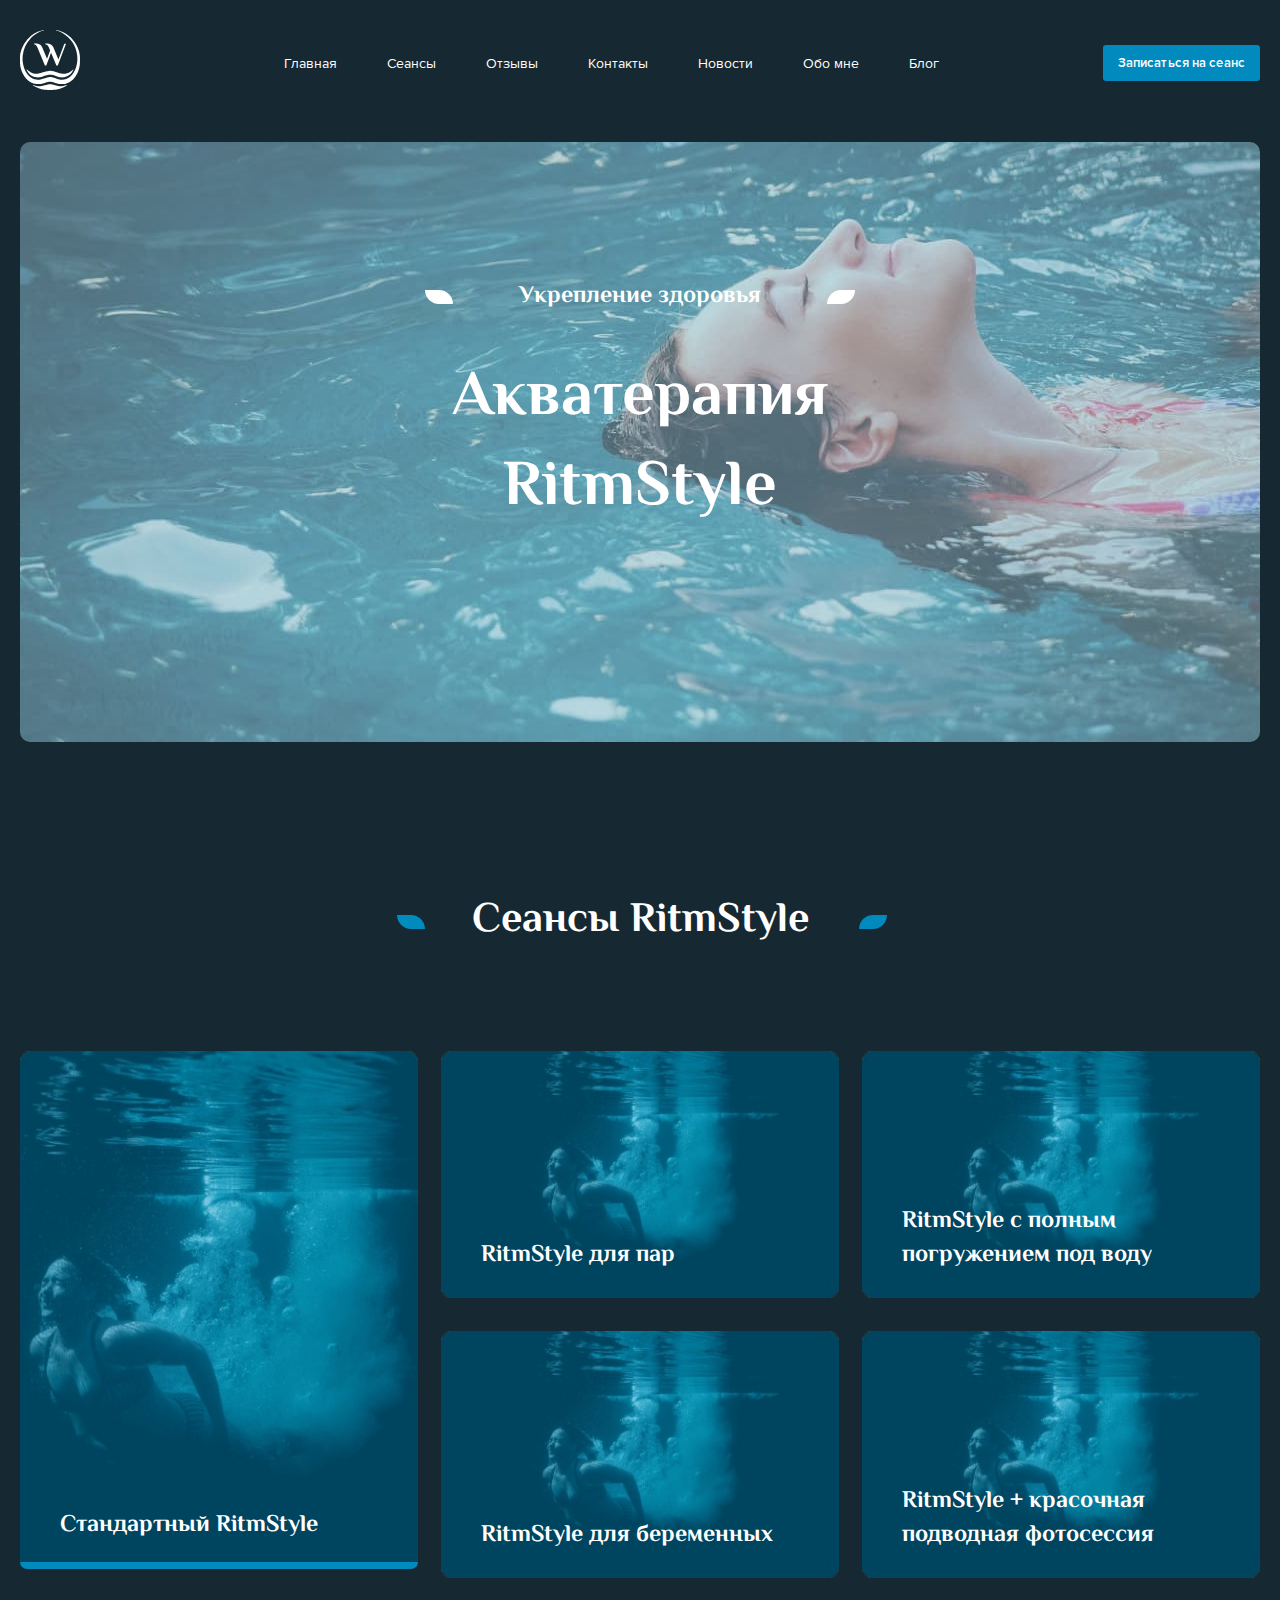
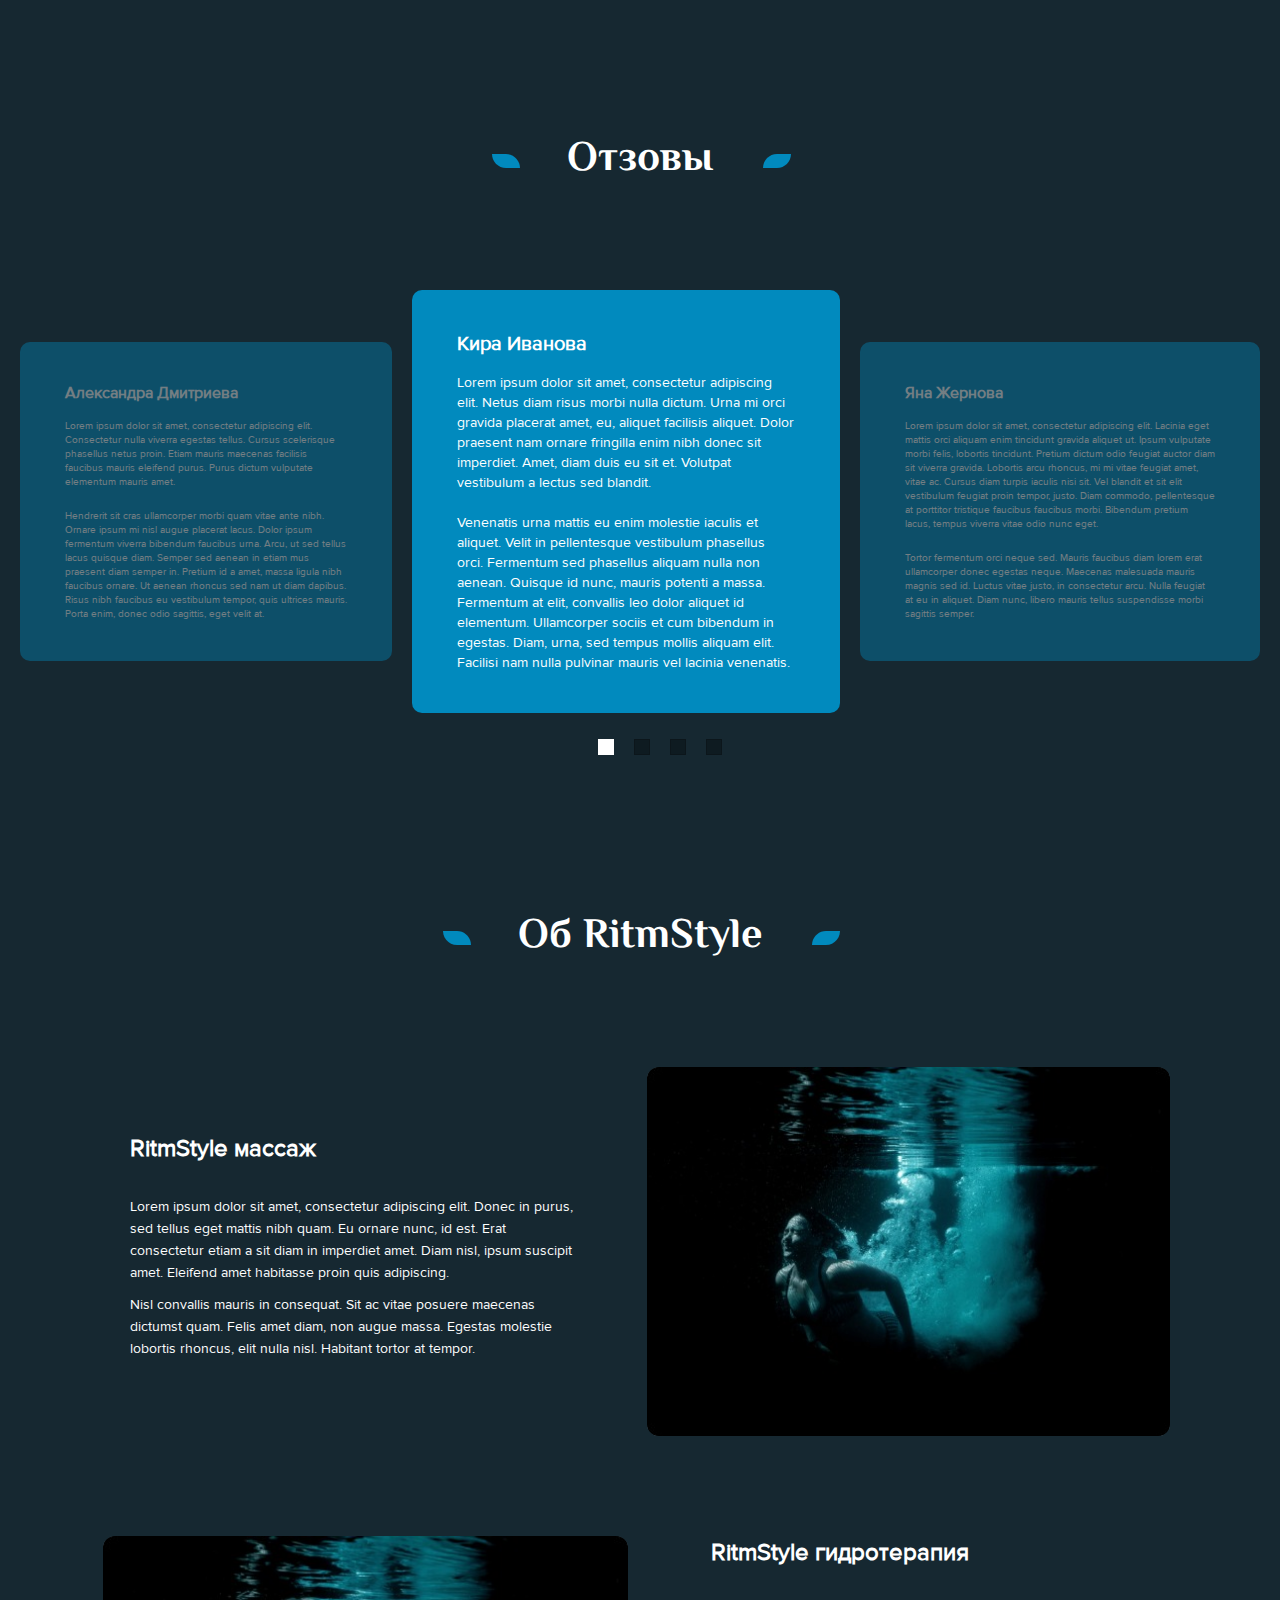
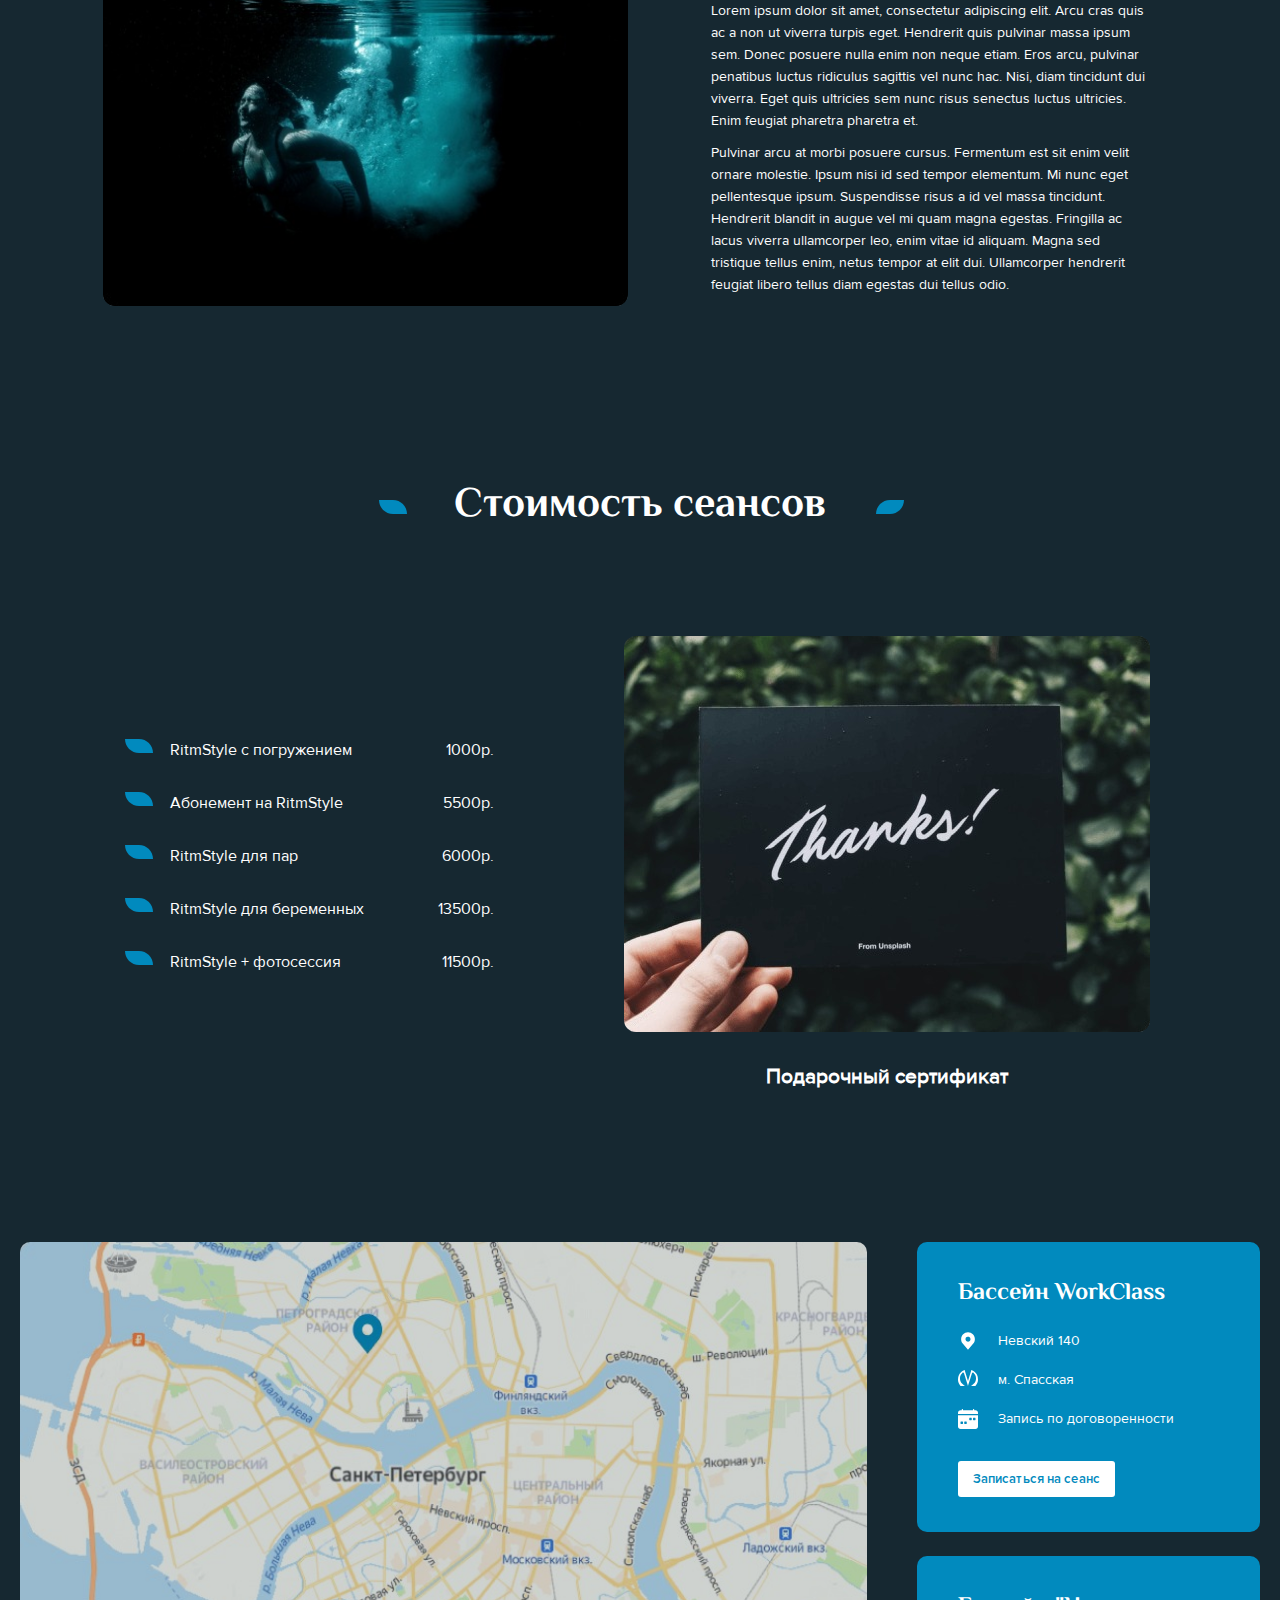
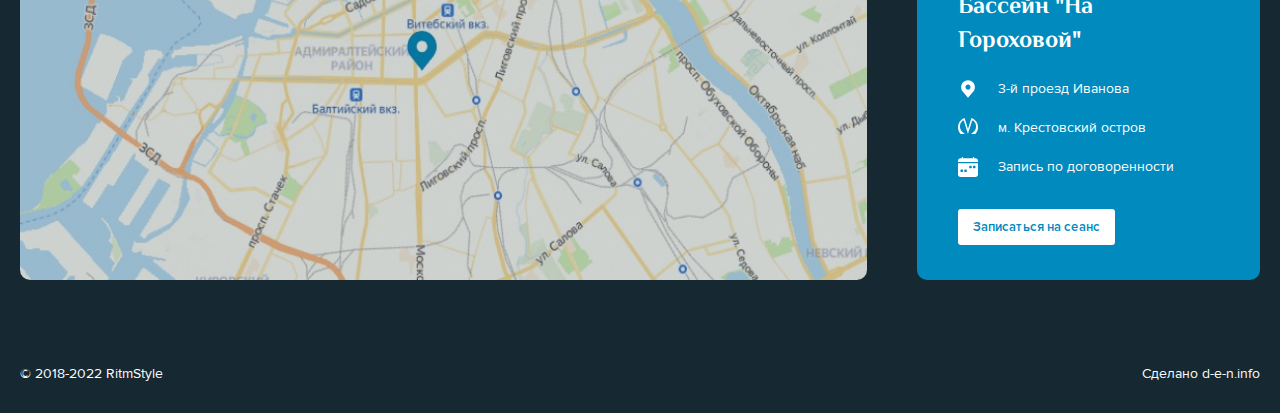
<file: index.html>
<!DOCTYPE html>
<html lang="en">

<head>
    <meta charset="UTF-8">
    <meta http-equiv="X-UA-Compatible" content="IE=edge">
    <meta name="viewport" content="width=device-width, initial-scale=1.0">
    <title>RitmStyle</title>
    <link href="https://fonts.googleapis.com/css2?family=El+Messiri:wght@700&display=swap" rel="stylesheet">
    <link rel="stylesheet" href="./css/normalize.css">
    <link rel="stylesheet" href="./css/stile.css">

</head>

<body>
    <header>
        <div class="container">
            <div class="header__wrap">
                <div class="logo-wrap">
                    <a class="logo">
                        <img src="./img/logo.svg" alt="Логотип салона RitmStyle" width="60" height="60">
                    </a>
                </div>
                <nav class="nav">
                    <ul class="header__list">
                        <li class="header__item">
                            <a class="header__link">
                                Главная
                            </a>
                        </li>
                        <li class="header__item">
                            <a class="header__link header__link--page" href="#sessions">
                                Сеансы
                            </a>
                        </li>
                        <li class="header__item">
                            <a class="header__link header__link--page" href="#reviews">
                                Отзывы
                            </a>
                        </li>
                        <li class="header__item">
                            <a class="header__link header__link--page" href="#contacts">
                                Контакты
                            </a>
                        </li>
                        <li class="header__item">
                            <a class="header__link" href="./news.html">
                                Новости
                            </a>
                        </li>
                        <li class="header__item">
                            <a class="header__link" href="#">
                                Обо мне
                            </a>
                        </li>
                        <li class="header__item">
                            <a class="header__link" href="./blogs.html">
                                Блог
                            </a>
                        </li>
                    </ul>
                </nav>
                <button class="header__button button" type="button">
                    Записаться на сеанс
                </button>
            </div>
        </div>
    </header>

    <main>
        <div class="container">
            <section class="slogan">
                <h2 class="slogan__text title">
                    Укрепление здоровья
                </h2>
                <h1 class="slogan__title">
                    Акватерапия RitmStyle
                </h1>
            </section>
            <section class="sessions" id="sessions">
                <h2 class="sessions__title title">Сеансы RitmStyle</h2>
                <ul class="sessions__list">
                    <li class="sessions__item sessions__item--big">
                        <a class="sessions__link" href="./sessions.html">
                            <p class="sessions__text">
                                Стандартный RitmStyle
                            </p>
                            <picture>
                                <source type="image/webp" srcset="img/feature-1.webp, img/feature-1@2x.webp 2x">
                                <img src="./img/feature-1.png" srcset="./img/feature-1@2x.png 2x" alt="Фото сеансов"
                                    width="416" height="540">
                            </picture>
                        </a>
                    </li>
                    <li class="sessions__item">
                        <a class="sessions__link" href="./sessions.html">
                            <p class="sessions__text">
                                RitmStyle для пар
                            </p>
                            <picture>
                                <source type="image/webp" srcset="img/feature-2.webp, img/feature-2@2x.webp 2x">
                                <img src="./img/feature-2.png" srcset="./img/feature-2@2x.png 2x" alt="Фото сеансов"
                                    width="416" height="258">
                            </picture>
                        </a>
                    </li>
                    <li class="sessions__item">
                        <a class="sessions__link" href="./sessions.html">
                            <p class="sessions__text">
                                RitmStyle с полным погружением под воду
                            </p>
                            <picture>
                                <source type="image/webp" srcset="img/feature-2.webp, img/feature-2@2x.webp 2x">
                                <img src="./img/feature-2.png" srcset="./img/feature-2@2x.png 2x" alt="Фото сеансов"
                                    width="416" height="258">
                            </picture>
                        </a>
                    </li>
                    <li class="sessions__item">
                        <a class="sessions__link" href="./sessions.html">
                            <p class="sessions__text">
                                RitmStyle для беременных
                            </p>
                            <picture>
                                <source type="image/webp" srcset="img/feature-2.webp, img/feature-2@2x.webp 2x">
                                <img src="./img/feature-2.png" srcset="./img/feature-2@2x.png 2x" alt="Фото сеансов"
                                    width="416" height="258">
                            </picture>
                        </a>
                    </li>
                    <li class="sessions__item">
                        <a class="sessions__link" href="./sessions.html">
                            <p class="sessions__text">
                                RitmStyle + красочная подводная фотосессия
                            </p>
                            <picture>
                                <source type="image/webp" srcset="img/feature-2.webp, img/feature-2@2x.webp 2x">
                                <img src="./img/feature-2.png" srcset="./img/feature-2@2x.png 2x" alt="Фото сеансов"
                                    width="416" height="258">
                            </picture>
                        </a>
                    </li>
                </ul>
            </section>
        </div>
        <section class="reviews" id="reviews">
            <h2 class="reviews__title title">Отзовы</h2>
            <div class="reviews__slider-wrap">
                <div class="reviews__slider">
                    <div class="reviews-slide">
                        <h3 class="reviews__subtitle">
                            Александра Дмитриева
                        </h3>
                        <p class="reviews__text">
                            Lorem ipsum dolor sit amet, consectetur adipiscing elit. Consectetur nulla viverra
                            egestas tellus. Cursus scelerisque phasellus netus proin. Etiam mauris maecenas
                            facilisis faucibus mauris eleifend purus. Purus dictum vulputate elementum mauris amet.
                        </p>
                        <p class="reviews__text">
                            Hendrerit sit cras ullamcorper morbi quam vitae ante nibh. Ornare ipsum mi nisl augue
                            placerat lacus. Dolor ipsum fermentum viverra bibendum faucibus urna. Arcu, ut sed
                            tellus lacus quisque diam. Semper sed aenean in etiam mus praesent diam semper in.
                            Pretium id a amet, massa ligula nibh faucibus ornare. Ut aenean rhoncus sed nam ut diam
                            dapibus. Risus nibh faucibus eu vestibulum tempor, quis ultrices mauris. Porta enim,
                            donec odio sagittis, eget velit at.
                        </p>
                    </div>
                    <div class="reviews-slide reviews-slide--active">
                        <h3 class="reviews__subtitle">
                            Кира Иванова
                        </h3>
                        <p class="reviews__text">
                            Lorem ipsum dolor sit amet, consectetur adipiscing elit. Netus diam risus morbi nulla
                            dictum. Urna mi orci gravida placerat amet, eu, aliquet facilisis aliquet. Dolor
                            praesent nam ornare fringilla enim nibh donec sit imperdiet. Amet, diam duis eu sit et.
                            Volutpat vestibulum a lectus sed blandit.
                        </p>
                        <p class="reviews__text">
                            Venenatis urna mattis eu enim molestie iaculis et aliquet. Velit in pellentesque
                            vestibulum phasellus orci. Fermentum sed phasellus aliquam nulla non aenean. Quisque id
                            nunc, mauris potenti a massa. Fermentum at elit, convallis leo dolor aliquet id
                            elementum. Ullamcorper sociis et cum bibendum in egestas. Diam, urna, sed tempus mollis
                            aliquam elit. Facilisi nam nulla pulvinar mauris vel lacinia venenatis.
                        </p>
                    </div>
                    <div class="reviews-slide">
                        <h3 class="reviews__subtitle">
                            Яна Жернова
                        </h3>
                        <p class="reviews__text">
                            Lorem ipsum dolor sit amet, consectetur adipiscing elit. Lacinia eget mattis orci
                            aliquam enim tincidunt gravida aliquet ut. Ipsum vulputate morbi felis, lobortis
                            tincidunt. Pretium dictum odio feugiat auctor diam sit viverra gravida. Lobortis arcu
                            rhoncus, mi mi vitae feugiat amet, vitae ac. Cursus diam turpis iaculis nisi sit. Vel
                            blandit et sit elit vestibulum feugiat proin tempor, justo. Diam commodo, pellentesque
                            at porttitor tristique faucibus faucibus morbi. Bibendum pretium lacus, tempus viverra
                            vitae odio nunc eget.
                        </p>
                        <p class="reviews__text">
                            Tortor fermentum orci neque sed. Mauris faucibus diam lorem erat ullamcorper donec
                            egestas neque. Maecenas malesuada mauris magnis sed id. Luctus vitae justo, in
                            consectetur arcu. Nulla feugiat at eu in aliquet. Diam nunc, libero mauris tellus
                            suspendisse morbi sagittis semper.
                        </p>
                    </div>
                </div>

                <!-- If we need pagination -->
                <div class="reviews__pagination">
                    <ul class="reviews__dots">
                        <li class="reviews__dot reviews__dot--active"></li>
                        <li class="reviews__dot"></li>
                        <li class="reviews__dot"></li>
                        <li class="reviews__dot"></li>
                    </ul>
                </div>
            </div>
        </section>

        <div class="container">
            <section class="about-us">
                <h2 class="about-us__title title">Об RitmStyle</h2>
                <ul class="about-us__list">
                    <li class="about-us__item">
                        <div class="about-us__content">
                            <h3 class="about-us__subtitle">
                                RitmStyle массаж
                            </h3>
                            <p class="about-us__text">
                                Lorem ipsum dolor sit amet, consectetur adipiscing elit. Donec in purus, sed tellus eget
                                mattis nibh quam. Eu ornare nunc, id est. Erat consectetur etiam a sit diam in imperdiet
                                amet. Diam nisl, ipsum suscipit amet. Eleifend amet habitasse proin quis adipiscing.
                            </p>
                            <p class="about-us__text">
                                Nisl convallis mauris in consequat. Sit ac vitae posuere maecenas dictumst quam. Felis
                                amet diam, non augue massa. Egestas molestie lobortis rhoncus, elit nulla nisl. Habitant
                                tortor at tempor.
                            </p>
                        </div>
                        <div class="about-us__image">
                            <picture>
                                <source type="image/webp"
                                    srcset="img/block-about-us.webp, img/block-about-us@2x.webp 2x">
                                <img src="./img/block-about-us.png" srcset="./img/block-about-us@2x.png 2x"
                                    alt="Фото подводного плавания" width="526" height="365">
                            </picture>
                        </div>
                    </li>

                    <li class="about-us__item">
                        <div class="about-us__content">
                            <h3 class="about-us__subtitle">
                                RitmStyle гидротерапия
                            </h3>
                            <p class="about-us__text">
                                Lorem ipsum dolor sit amet, consectetur adipiscing elit. Arcu cras quis ac a non ut
                                viverra turpis eget. Hendrerit quis pulvinar massa ipsum sem. Donec posuere nulla enim
                                non neque etiam. Eros arcu, pulvinar penatibus luctus ridiculus sagittis vel nunc hac.
                                Nisi, diam tincidunt dui viverra. Eget quis ultricies sem nunc risus senectus luctus
                                ultricies. Enim feugiat pharetra pharetra et.
                            </p>
                            <p class="about-us__text">
                                Pulvinar arcu at morbi posuere cursus. Fermentum est sit enim velit ornare molestie.
                                Ipsum nisi id sed tempor elementum. Mi nunc eget pellentesque ipsum. Suspendisse risus a
                                id vel massa tincidunt. Hendrerit blandit in augue vel mi quam magna egestas. Fringilla
                                ac lacus viverra ullamcorper leo, enim vitae id aliquam. Magna sed tristique tellus
                                enim, netus tempor at elit dui. Ullamcorper hendrerit feugiat libero tellus diam egestas
                                dui tellus odio.
                            </p>
                        </div>
                        <div class="about-us__image">
                            <picture>
                                <source type="image/webp"
                                    srcset="img/block-about-us.webp, img/block-about-us@2x.webp 2x">
                                <img src="./img/block-about-us.png" srcset="./img/block-about-us@2x.png 2x"
                                    alt="Фото подводного плавания" width="526" height="365">
                            </picture>
                        </div>
                    </li>
                </ul>
            </section>

            <section class="price">
                <h2 class="price__title title">Стоимость сеансов</h2>
                <div class="price__wrap">
                    <ul class="price__list">
                        <li class="price__item">
                            <p class="price__text">
                                RitmStyle с погружением
                            </p>
                            <p class="price__sum">
                                1000р.
                            </p>
                        </li>
                        <li class="price__item">
                            <p class="price__text">
                                Абонемент на RitmStyle
                            </p>
                            <p class="price__sum">
                                5500р.
                            </p>
                        </li>
                        <li class="price__item">
                            <p class="price__text">
                                RitmStyle для пар
                            </p>
                            <p class="price__sum">
                                6000р.
                            </p>
                        </li>
                        <li class="price__item">
                            <p class="price__text">
                                RitmStyle для беременных
                            </p>
                            <p class="price__sum">
                                13500р.
                            </p>
                        </li>
                        <li class="price__item">
                            <p class="price__text">
                                RitmStyle + фотосессия
                            </p>
                            <p class="price__sum">
                                11500р.
                            </p>
                        </li>
                    </ul>
                    <div class="price__image">
                        <picture>
                            <source type="image/webp" srcset="img/card.webp, img/card@2x.webp 2x">
                            <img src="./img/card.png" srcset="./img/card@2x.png 2x" alt="Фото подарочного сертификата"
                                width="526" height="396">
                        </picture>
                        <p class="price__subtitle">
                            Подарочный сертификат
                        </p>
                    </div>
                </div>
            </section>

            <section class="adress" id="contacts">
                <h2 class="visually-hidden">Наши адреса</h2>
                <div class="adress__wrap">
                    <div class="adress__map">
                        <picture>
                            <source type="image/webp" srcset="img/map.webp, img/map@2x.webp 2x">
                            <img src="./img/map.png" srcset="./img/map@2x.png 2x" alt="Фото карты" width="856"
                                height="604">
                        </picture>
                    </div>
                    <div class="adress__content">
                        <div class="adress__conten-wrap">
                            <h3 class="adress__subtitle">
                                Бассейн WorkClass
                            </h3>
                            <p class="adress__text adress__text--street">
                                Невский 140
                            </p>
                            <p class="adress__text adress__text--metro">
                                м. Спасская
                            </p>
                            <p class="adress__text adress__text--calendar">
                                Запись по договоренности
                            </p>
                            <button class="adress__button button" type="button">
                                Записаться на сеанс
                            </button>
                        </div>
                        <div class="adress__conten-wrap">
                            <h3 class="adress__subtitle">
                                Бассейн "На Гороховой"
                            </h3>
                            <p class="adress__text adress__text--street">
                                3-й проезд Иванова
                            </p>
                            <p class="adress__text adress__text--metro">
                                м. Крестовский остров
                            </p>
                            <p class="adress__text adress__text--calendar">
                                Запись по договоренности
                            </p>
                            <button class="adress__button button" type="button">
                                Записаться на сеанс
                            </button>
                        </div>
                    </div>
                </div>
            </section>
        </div>
    </main>
    <footer>
        <div class="container">
            <div class="footer__wrap">
                <p class="foter__text">
                    © 2018-2022 RitmStyle
                </p>
                <p class="foter__text">
                    Сделано d-e-n.info
                </p>
            </div>
        </div>
    </footer>


    <!-- modal-closed  modal-show-->

    <div class="modal">
        <section class="form">
            <form method="POST">
                <h2 class="form__title title">
                    Закажите звонок
                </h2>
                <p class="form__text">
                    Оставьте контакты, мы проконсультируем вас в удобное время
                </p>
                <ul class="form__list">
                    <li class="form__item">
                        <input type="text" name="text" required placeholder="Имя на русском"
                            aria-label="Введите ваше имя">
                    </li>
                    <li class="form__item">
                        <input type="tel" name="tel" minlength="17" required
                            placeholder="Ваш номер телефона не короче 6 символов"
                            aria-label="Введите Ваш номер телефона не короче 6 символов">
                    </li>
                    <li class="form__item form__item--textarea">
                        <textarea name="subject" placeholder="Ваш вопрос"></textarea>
                    </li>
                    <li class="form__item">
                        <button class="button form__button" type="submit" aria-label="Отправить форму">
                            Отправить
                        </button>
                    </li>
                </ul>
            </form>
            <button class="form__button form__button--modal" type="button"></button>
        </section>
    </div>

    
    <script src="./script.js"></script>


</body>

</html>
</file>
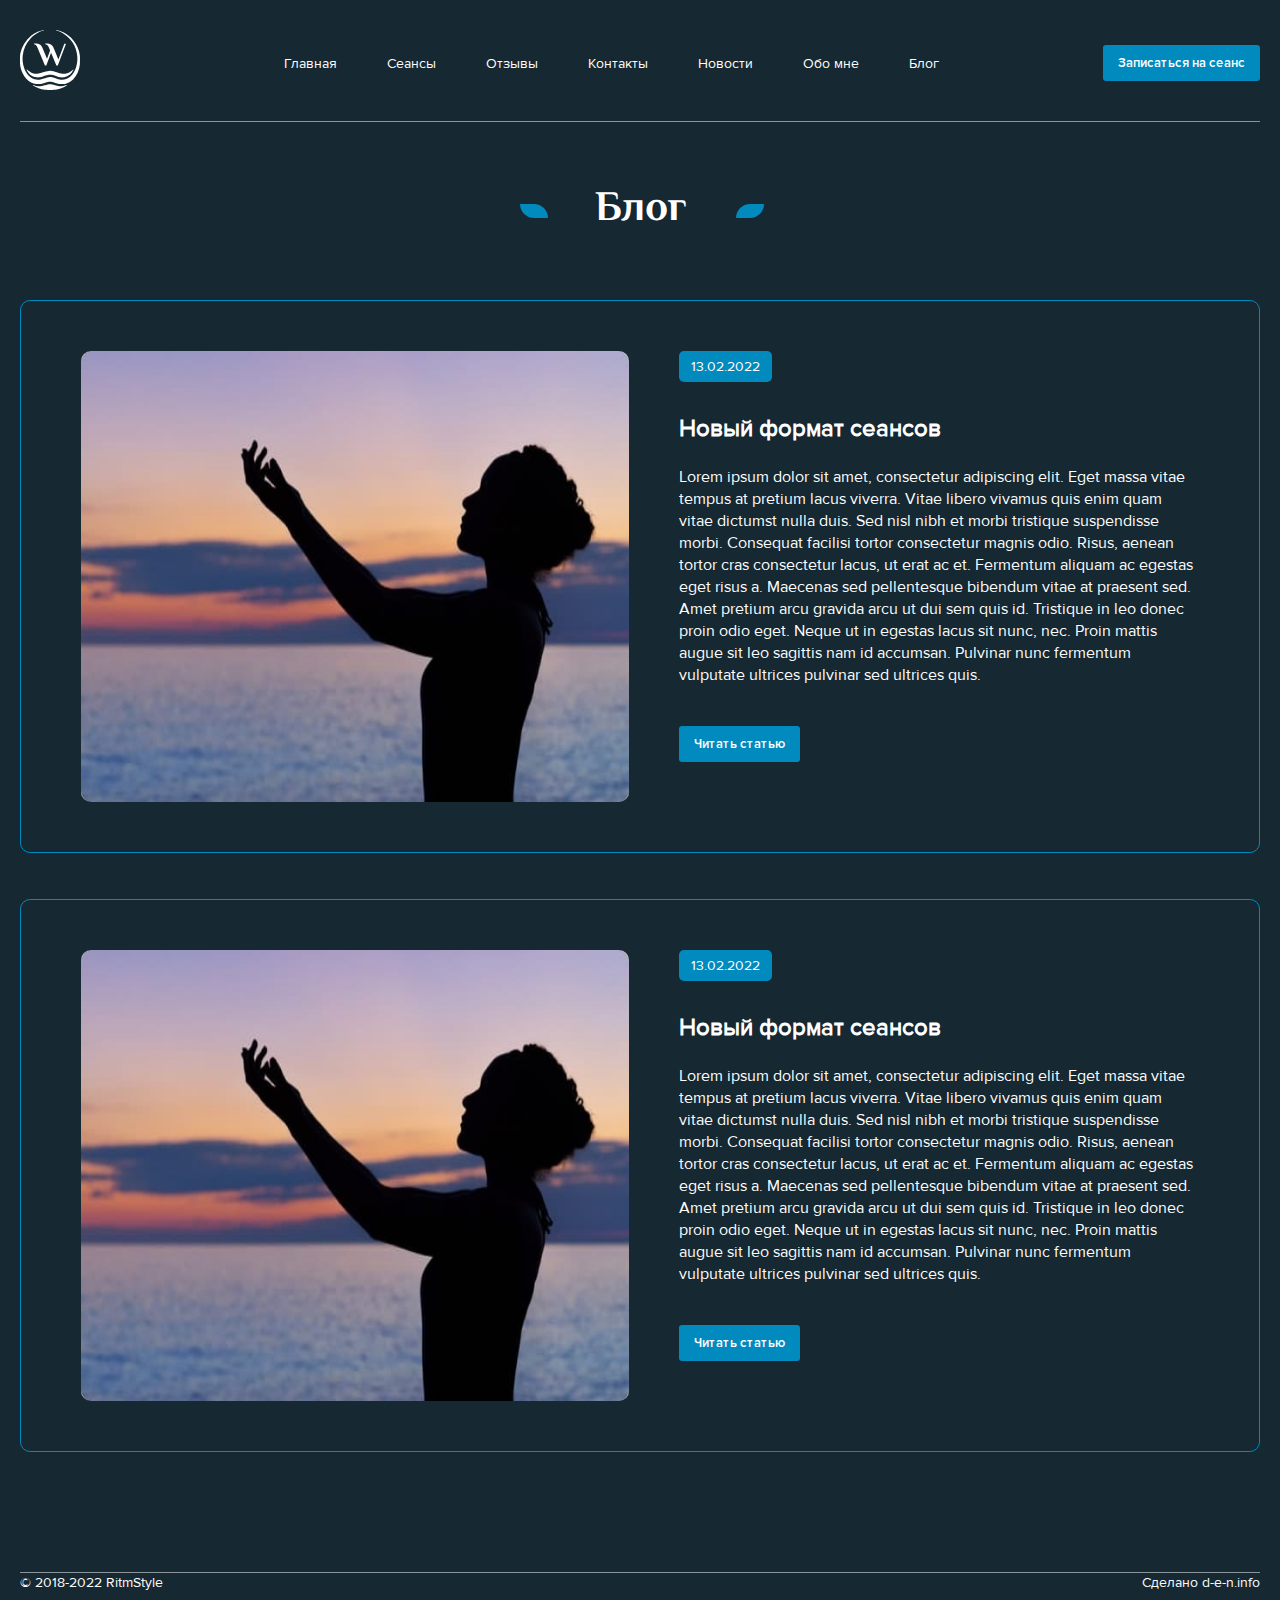
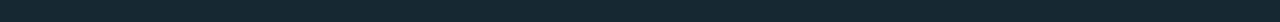
<file: blogs.html>
<!DOCTYPE html>
<html lang="en">

<head>
    <meta charset="UTF-8">
    <meta http-equiv="X-UA-Compatible" content="IE=edge">
    <meta name="viewport" content="width=device-width, initial-scale=1.0">
    <title>RitmStyle</title>
    <link href="https://fonts.googleapis.com/css2?family=El+Messiri:wght@700&display=swap" rel="stylesheet">

    <link rel="stylesheet" href="./css/normalize.css">
    <link rel="stylesheet" href="./css/stile.css">
</head>

<body>

    <header>
        <div class="container">
            <div class="header__wrap header__wrap--decorate">
                <div class="logo-wrap">
                    <a href="./index.html" class="logo">
                        <img src="./img/logo.svg" alt="Логотип салона RitmStyle" width="60" height="60">
                    </a>
                </div>
                <nav class="nav">
                    <ul class="header__list">
                        <li class="header__item">
                            <a class="header__link" href="./index.html">
                                Главная
                            </a>
                        </li>
                        <li class="header__item">
                            <a class="header__link" href="#sessions">
                                Сеансы
                            </a>
                        </li>
                        <li class="header__item">
                            <a class="header__link" href="#reviews">
                                Отзывы
                            </a>
                        </li>
                        <li class="header__item">
                            <a class="header__link" href="#contacts">
                                Контакты
                            </a>
                        </li>
                        <li class="header__item">
                            <a class="header__link" href="#">
                                Новости
                            </a>
                        </li>
                        <li class="header__item">
                            <a class="header__link" href="#">
                                Обо мне
                            </a>
                        </li>
                        <li class="header__item">
                            <a class="header__link" href="./blogs.html">
                                Блог
                            </a>
                        </li>
                    </ul>
                </nav>
                <button class="header__button button" type="button">
                    Записаться на сеанс
                </button>
            </div>
        </div>
    </header>

    <main>
        <div class="container">
            <section class="blogs-page">
                <h2 class="blogs-page__title title">Блог</h2>
                <div class="blogs-page__container">
                    <div class="blogs-page__wrap">
                        <div class="blogs-page__image">
                            <picture>
                                <source type="image/webp" srcset="img/blog.webp, img/blog@2x.webp 2x">
                                <img src="./img/blog.jpg" srcset="./img/blog@2x.jpg 2x" alt="Фото подводного плавания"
                                    width="526" height="365">
                            </picture>
                        </div>
                        <div class="blogs-page__content">
                            <p class="blogs-page__text blogs-page__text--date">
                                13.02.2022
                            </p>
                            <h3 class="blogs-page__subtitle">
                                Новый формат сеансов
                            </h3>
                            <p class="blogs-page__text">
                                Lorem ipsum dolor sit amet, consectetur adipiscing elit. Eget massa vitae tempus at
                                pretium
                                lacus viverra. Vitae libero vivamus quis enim quam vitae dictumst nulla duis. Sed nisl
                                nibh
                                et
                                morbi tristique suspendisse morbi. Consequat facilisi tortor consectetur magnis odio.
                                Risus,
                                aenean tortor cras consectetur lacus, ut erat ac et. Fermentum aliquam ac egestas eget
                                risus
                                a.
                                Maecenas sed pellentesque bibendum vitae at praesent sed. Amet pretium arcu gravida arcu
                                ut
                                dui
                                sem quis id. Tristique in leo donec proin odio eget. Neque ut in egestas lacus sit nunc,
                                nec.
                                Proin mattis augue sit leo sagittis nam id accumsan. Pulvinar nunc fermentum vulputate
                                ultrices
                                pulvinar sed ultrices quis.
                            </p>
                            <a class="blogs-page__button button" href="#">
                                Читать статью
                            </a>
                        </div>
                    </div>
                    <div class="blogs-page__wrap">
                        <div class="blogs-page__image">
                            <picture>
                                <source type="image/webp" srcset="img/blog.webp, img/blog@2x.webp 2x">
                                <img src="./img/blog.jpg" srcset="./img/blog@2x.jpg 2x" alt="Фото подводного плавания"
                                    width="526" height="365">
                            </picture>
                        </div>
                        <div class="blogs-page__content">
                            <p class="blogs-page__text blogs-page__text--date">
                                13.02.2022
                            </p>
                            <h3 class="blogs-page__subtitle">
                                Новый формат сеансов
                            </h3>
                            <p class="blogs-page__text">
                                Lorem ipsum dolor sit amet, consectetur adipiscing elit. Eget massa vitae tempus at
                                pretium
                                lacus viverra. Vitae libero vivamus quis enim quam vitae dictumst nulla duis. Sed nisl
                                nibh
                                et
                                morbi tristique suspendisse morbi. Consequat facilisi tortor consectetur magnis odio.
                                Risus,
                                aenean tortor cras consectetur lacus, ut erat ac et. Fermentum aliquam ac egestas eget
                                risus
                                a.
                                Maecenas sed pellentesque bibendum vitae at praesent sed. Amet pretium arcu gravida arcu
                                ut
                                dui
                                sem quis id. Tristique in leo donec proin odio eget. Neque ut in egestas lacus sit nunc,
                                nec.
                                Proin mattis augue sit leo sagittis nam id accumsan. Pulvinar nunc fermentum vulputate
                                ultrices
                                pulvinar sed ultrices quis.
                            </p>
                            <a class="blogs-page__button button" href="#">
                                Читать статью
                            </a>
                        </div>
                    </div>
                </div>
            </section>
        </div>
    </main>
    <footer>
        <div class="container">
            <div class="footer__wrap footer__wrap--decorate">
                <p class="foter__text">
                    © 2018-2022 RitmStyle
                </p>
                <p class="foter__text">
                    Сделано d-e-n.info
                </p>
            </div>
        </div>
    </footer>

<!-- modal-closed  modal-show-->

<div class="modal">
    <section class="form">
        <form method="POST">
            <h2 class="form__title title">
                Закажите звонок
            </h2>
            <p class="form__text">
                Оставьте контакты, мы проконсультируем вас в удобное время
            </p>
            <ul class="form__list">
                <li class="form__item">
                    <input type="text" name="text" required placeholder="Имя" aria-label="Введите Ваше Имя">
                </li>
                <li class="form__item">
                    <input type="tel" name="tel" minlength="17" required placeholder="Телефон"
                        aria-label="Введите Ваш номер телефона">
                </li>
                <li class="form__item form__item--modal-textarea">
                    <textarea name="subject" placeholder="Ваш вопрос"></textarea>
                </li>
                <li class="form__item">
                    <button class="button form__button" type="submit" aria-label="Отправить форму">
                        Отправить
                    </button>
                </li>
            </ul>
        </form>
        <button class="form__button form__button--modal" type="button"></button>
    </section>
</div>

<script src="./script.js"></script>


</body>

</html>
</file>
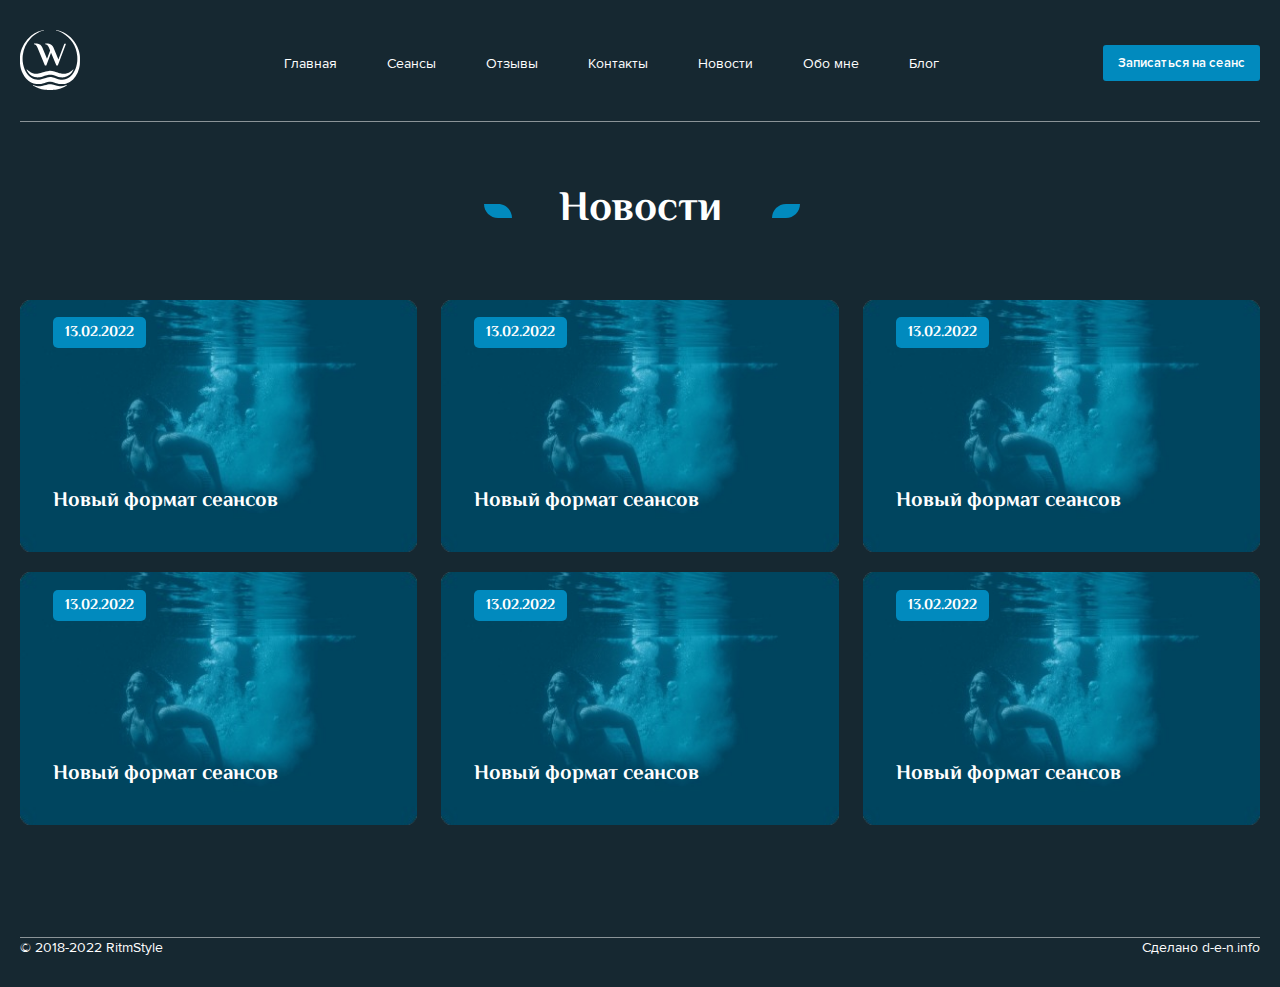
<file: news.html>
<!DOCTYPE html>
<html lang="en">

<head>
    <meta charset="UTF-8">
    <meta http-equiv="X-UA-Compatible" content="IE=edge">
    <meta name="viewport" content="width=device-width, initial-scale=1.0">
    <title>RitmStyle</title>
    <link href="https://fonts.googleapis.com/css2?family=El+Messiri:wght@700&display=swap" rel="stylesheet">
    <link rel="stylesheet" href="./css/normalize.css">
    <link rel="stylesheet" href="./css/stile.css">
</head>

<body>
    <header>
        <div class="container">
            <div class="header__wrap header__wrap--decorate">
                <div class="logo-wrap">
                    <a href="./index.html" class="logo">
                        <img src="./img/logo.svg" alt="Логотип салона RitmStyle" width="60" height="60">
                    </a>
                </div>
                <nav class="nav">
                    <ul class="header__list">
                        <li class="header__item">
                            <a class="header__link" href="./index.html">
                                Главная
                            </a>
                        </li>
                        <li class="header__item">
                            <a class="header__link" href="#sessions">
                                Сеансы
                            </a>
                        </li>
                        <li class="header__item">
                            <a class="header__link" href="#reviews">
                                Отзывы
                            </a>
                        </li>
                        <li class="header__item">
                            <a class="header__link" href="#contacts">
                                Контакты
                            </a>
                        </li>
                        <li class="header__item">
                            <a class="header__link">
                                Новости
                            </a>
                        </li>
                        <li class="header__item">
                            <a class="header__link" href="#">
                                Обо мне
                            </a>
                        </li>
                        <li class="header__item">
                            <a class="header__link" href="./blogs.html">
                                Блог
                            </a>
                        </li>
                    </ul>
                </nav>
                <button class="header__button button" type="button">
                    Записаться на сеанс
                </button>
            </div>
        </div>
    </header>

    <main>
        <div class="container">
            <section class="news">
                <h2 class="news__title title">Новости</h2>
                <ul class="news__list">
                    <li class="news__item">
                        <a class="news__link" href="#">
                            <p class="news__text news__text--date">
                                13.02.2022
                            </p>
                            <p class="news__text">
                                Новый формат сеансов
                            </p>
                            <picture>
                                <source type="image/webp" srcset="img/feature-2.webp, img/feature-2@2x.webp 2x">
                                <img src="./img/feature-2.png" srcset="./img/feature-2@2x.png 2x" alt="Фото сеансов"
                                    width="416" height="258">
                            </picture>
                        </a>
                    </li>
                    <li class="news__item">
                        <a class="news__link" href="#">
                            <p class="news__text news__text--date">
                                13.02.2022
                            </p>
                            <p class="news__text">
                                Новый формат сеансов
                            </p>
                            <picture>
                                <source type="image/webp" srcset="img/feature-2.webp, img/feature-2@2x.webp 2x">
                                <img src="./img/feature-2.png" srcset="./img/feature-2@2x.png 2x" alt="Фото сеансов"
                                    width="416" height="258">
                            </picture>
                        </a>
                    </li>
                    <li class="news__item">
                        <a class="news__link" href="#">
                            <p class="news__text news__text--date">
                                13.02.2022
                            </p>
                            <p class="news__text">
                                Новый формат сеансов
                            </p>
                            <picture>
                                <source type="image/webp" srcset="img/feature-2.webp, img/feature-2@2x.webp 2x">
                                <img src="./img/feature-2.png" srcset="./img/feature-2@2x.png 2x" alt="Фото сеансов"
                                    width="416" height="258">
                            </picture>
                        </a>
                    </li>
                    <li class="news__item">
                        <a class="news__link" href="#">
                            <p class="news__text news__text--date">
                                13.02.2022
                            </p>
                            <p class="news__text">
                                Новый формат сеансов
                            </p>
                            <picture>
                                <source type="image/webp" srcset="img/feature-2.webp, img/feature-2@2x.webp 2x">
                                <img src="./img/feature-2.png" srcset="./img/feature-2@2x.png 2x" alt="Фото сеансов"
                                    width="416" height="258">
                            </picture>
                        </a>
                    </li>
                    <li class="news__item">
                        <a class="news__link" href="#">
                            <p class="news__text news__text--date">
                                13.02.2022
                            </p>
                            <p class="news__text">
                                Новый формат сеансов
                            </p>
                            <picture>
                                <source type="image/webp" srcset="img/feature-2.webp, img/feature-2@2x.webp 2x">
                                <img src="./img/feature-2.png" srcset="./img/feature-2@2x.png 2x" alt="Фото сеансов"
                                    width="416" height="258">
                            </picture>
                        </a>
                    </li>
                    <li class="news__item">
                        <a class="news__link" href="#">
                            <p class="news__text news__text--date">
                                13.02.2022
                            </p>
                            <p class="news__text">
                                Новый формат сеансов
                            </p>
                            <picture>
                                <source type="image/webp" srcset="img/feature-2.webp, img/feature-2@2x.webp 2x">
                                <img src="./img/feature-2.png" srcset="./img/feature-2@2x.png 2x" alt="Фото сеансов"
                                    width="416" height="258">
                            </picture>
                        </a>
                    </li>
                </ul>
            </section>
        </div>
    </main>
    <footer>
        <div class="container">
            <div class="footer__wrap footer__wrap--decorate">
                <p class="foter__text">
                    © 2018-2022 RitmStyle
                </p>
                <p class="foter__text">
                    Сделано d-e-n.info
                </p>
            </div>
        </div>
    </footer>

    <!-- modal-closed  modal-show-->

    <div class="modal">
        <section class="form">
            <form method="POST">
                <h2 class="form__title title">
                    Закажите звонок
                </h2>
                <p class="form__text">
                    Оставьте контакты, мы проконсультируем вас в удобное время
                </p>
                <ul class="form__list">
                    <li class="form__item">
                        <input type="text" name="text" required placeholder="Имя" aria-label="Введите Ваше Имя">
                    </li>
                    <li class="form__item">
                        <input type="tel" name="tel" minlength="17" required placeholder="Телефон"
                            aria-label="Введите Ваш номер телефона">
                    </li>
                    <li class="form__item form__item--modal-textarea">
                        <textarea name="subject" placeholder="Ваш вопрос"></textarea>
                    </li>
                    <li class="form__item">
                        <button class="button form__button" type="submit" aria-label="Отправить форму">
                            Отправить
                        </button>
                    </li>
                </ul>
            </form>
            <button class="form__button form__button--modal" type="button"></button>
        </section>
    </div>

    <script src="./script.js"></script>
</body>

</html>
</file>
<file: css/stile.css>
/* переменные */

:root {
  --darkblue: #162831;
  --wight: #ffffff;
  --darkwight: rgba(255, 255, 255, 0.5);
  --blue: #018abe;
  --colorform: rgba(255, 255, 255, 0.1);
  --violet: #892be2;
  --blackLight: rgba(0, 0, 0, 0.6);
  --red: #ee3643;
}

img {
  max-width: 100%;
  height: auto;
}

a {
  text-decoration: none;
}

li {
  list-style: none;
}

.visually-hidden {
  position: absolute;
  width: 1px;
  height: 1px;
  margin: -1px;
  border: 0;
  padding: 0;
  white-space: nowrap;
  -webkit-clip-path: inset(100%);
  clip-path: inset(100%);
  clip: rect(0 0 0 0);
  overflow: hidden;
}

*,
*::before,
*::after {
  box-sizing: border-box;
}

@font-face {
  font-family: 'proxima Nova';
  src: url('../fonts/proximanova_regular.woff2') format('woff2'),
    url('../fonts/proximanova_regular.woff') format('woff');
  font-style: normal;
  font-weight: 400;
  font-display: swap;
}

@font-face {
  font-family: 'proxima Nova Light';
  src: url('../fonts/proximanova_light.woff2') format('woff2'),
    url('../fonts/proximanova_light.woff') format('woff');
  font-style: normal;
  font-weight: 300;
  font-display: swap;
}

@font-face {
  font-family: 'proxima Nova semibold';
  src: url('../fonts/proximanova-semibold.woff2') format('woff2'),
    url('../fonts/proximanova-semibold.woff') format('woff');
  font-style: normal;
  font-weight: 600;
  font-display: swap;
}

@font-face {
  font-family: 'proxima Nova Bold';
  src: url('../fonts/proximanova_bold.woff2') format('woff2'),
    url('../fonts/proximanova_bold.woff') format('woff');
  font-style: normal;
  font-weight: 700;
  font-display: swap;
}

body {
  background-color: var(--darkblue);
  font-family: 'proxima Nova', sans-serif;
  color: var(--wight);
  font-weight: 400;
  font-size: 16px;
  line-height: 22px;
  min-height: 100vh;
  min-width: 320px;
  display: grid;
  grid-template-rows: -webkit-min-content 1fr -webkit-min-content;
  grid-template-rows: min-content 1fr min-content;
  align-content: start;
  overflow-x: hidden;
}

.button {
  font-family: 'proxima Nova semibold', sans-serif;
  font-weight: 600;
  font-size: 13px;
  line-height: 18px;
  text-align: center;
  color: var(--wight);
  background-color: var(--blue);
  padding: 9px 15px;
  border: none;
  border-radius: 3px;
  cursor: pointer;
}

.button:hover,
.button:focus {
  opacity: 0.5;
}

.title {
  font-family: 'El Messiri', sans-serif;
  font-weight: 700;
  font-size: 42px;
  line-height: 59px;
  text-align: center;
  position: relative;
  margin: 0;
}

.title::before,
.title::after {
  content: '';
  position: absolute;
  background-image: url('../img/decor-left.svg');
  background-repeat: no-repeat;
  width: 28px;
  height: 14px;
  top: 50%;
  transform: translateY(-50%);
}

.title::before {
  margin-left: -75px;
}

.title::after {
  margin-left: 50px;
  background-image: url('../img/decor-right.svg');
}

.container {
  max-width: 1336px;
  padding-left: 20px;
  padding-right: 20px;
  margin: 0 auto;
}

.header__wrap {
  margin-top: 30px;
  margin-bottom: 46px;
  display: flex;
  flex-wrap: wrap;
  justify-content: space-between;
  align-items: center;
}

.header__wrap--decorate {
  padding-bottom: 25px;
  border-bottom: 1px solid var(--darkwight);
  margin-bottom: 59px;
}

.header__list {
  display: flex;
  flex-wrap: wrap;
}

.header__item {
  list-style: none;
  margin-right: 50px;
  font-size: 14px;
  line-height: 19px;
}

.header__item:last-child {
  margin-right: 0;
}

.header__link {
  color: var(--wight);
}

.header__link:hover,
.header__link:focus {
  opacity: 0.5;
}

.slogan {
  background-image: url('../img/background-main-desktop.jpg');
  background-repeat: no-repeat;
  background-size: cover;
  background-position: center;
  width: 100%;
  min-height: 600px;
  display: flex;
  flex-direction: column;
  justify-content: center;
  align-items: center;
  margin-bottom: 150px;
  border-radius: 10px;
}

.slogan__title {
  font-family: 'El Messiri', sans-serif;
  font-weight: 700;
  font-size: 64px;
  line-height: 90px;
  max-width: 600px;
  text-align: center;
  margin: 0;
  margin-bottom: 70px;
}

.slogan__text {
  font-size: 24px;
  line-height: 34px;
  margin-bottom: 40px;
}

.slogan__text::before {
  background-image: url('../img/decor-left-wight.svg');
  margin-left: -94px;
}

.slogan__text::after {
  background-image: url('../img/decor-right-wight.svg');
  margin-left: 66px;
}

.sessions {
  margin-bottom: 140px;
}

.sessions__title {
  margin-bottom: 100px;
}

.sessions__list {
  padding: 0;
  margin: 0;
  display: grid;
  grid-template-columns: repeat(3, 1fr);
  row-gap: 20px;
  column-gap: 23px;
  min-height: 540px;
}

.sessions__item {
  overflow: hidden;
}

.sessions__item--big {
  grid-column: 1/2;
  grid-row: 1/3;
}

.sessions__link {
  position: relative;
}

.sessions__link:hover,
.sessions__link:focus {
  opacity: 0.5;
}

.sessions__text {
  margin: 0;
  position: absolute;
  color: var(--wight);
  font-family: 'El Messiri', sans-serif;
  font-weight: 700;
  font-size: 24px;
  line-height: 34px;
  z-index: 10;
  width: 300px;
  margin-left: 40px;
  bottom: 30px;
}

.sessions__link img {
  position: relative;
  bottom: 0;
  left: 0;
  width: 100%;
  border: none;
  border-radius: 11px;
}

.sessions__item--big .sessions__link::after {
  position: absolute;
  content: '';
  width: 100%;
  height: 7px;
  background-color: var(--blue);
  bottom: 4px;
  left: 0;
  border-radius: 0px 0px 10px 10px;
}

.reviews {
  display: flex;
  flex-direction: column;
  align-items: center;
  margin-bottom: 137px;
}

.reviews__title {
  margin-bottom: 100px;
}

.reviews__slider {
  display: flex;
  gap: 20px;
  padding-left: 20px;
  padding-right: 20px;
  align-items: center;
}

.reviews-slide {
  display: flex;
  flex-direction: column;
  align-content: center;
  max-width: 500px;
  background-color: var(--blue);
  margin-bottom: 10px;
  opacity: 0.4;
  padding: 40px 45px 20px;
  border-radius: 10px;
}

.reviews-slide--active {
  opacity: 1;
  max-width: 630px;
  min-height: 350px;
}

.reviews__subtitle {
  margin: 0;
  margin-bottom: 15px;
  font-weight: 700;
  font-size: 16px;
  line-height: 22px;
}

.reviews-slide--active .reviews__subtitle {
  font-size: 20px;
  line-height: 28px;
}

.reviews__text {
  margin: 0;
  margin-bottom: 20px;
  font-weight: 300;
  font-size: 10px;
  line-height: 14px;
}

.reviews-slide--active .reviews__text {
  font-size: 14px;
  line-height: 20px;
}

.reviews__dots {
  display: flex;
  justify-content: center;
}

.reviews__dot {
  cursor: pointer;
  height: 16px;
  width: 16px;
  margin: 0 10px;
  border: 1px solid var(--blackLight);
  background-color: var(--blackLight);
  opacity: 0.5;
}

.reviews__dot--active {
  border: 1px solid var(--wight);
  background-color: var(--wight);
  opacity: 1;
}

.about-us {
  margin-bottom: 171px;
}

.about-us__title {
  margin-bottom: 100px;
}

.about-us__item {
  display: flex;
  padding-right: 90px;
  padding-left: 70px;
  margin-bottom: 100px;
}

.about-us__item:nth-child(2n) {
  flex-direction: row-reverse;
  padding-right: 108px;
  padding-left: 43px;
}

.about-us__item:last-child {
  margin-bottom: 0;
}

.about-us__content {
  flex-basis: 50%;
  align-self: center;
  padding-right: 70px;
}

.about-us__item:nth-child(2n) .about-us__content {
  padding-left: 83px;
  padding-right: 0;
}

.about-us__subtitle {
  margin: 0;
  font-weight: 700;
  font-size: 24px;
  line-height: 34px;
  margin-bottom: 30px;
}

.about-us__text {
  margin: 0;
  margin-bottom: 10px;
  font-weight: 300;
  font-size: 14px;
  line-height: 22px;
}

.about-us__image img {
  height: 100%;
  max-height: 450px;
  border-radius: 12px;
}

.price {
  padding-right: 110px;
  padding-left: 110px;
  margin-bottom: 151px;
}

.price__title {
  margin-bottom: 100px;
}

.price__wrap {
  display: flex;
  justify-content: space-between;
  align-items: center;
}

.price__list {
  padding: 0;
  flex-grow: 1;
  margin: 0;
  margin-right: 130px;
  margin-top: 16px;
  padding-left: 40px;
}

.price__item {
  display: flex;
  justify-content: space-between;
  position: relative;
}

.price__item::before {
  content: '';
  position: absolute;
  background-image: url('../img/decor-left.svg');
  background-repeat: no-repeat;
  width: 28px;
  height: 14px;
  margin-left: -45px;
}

.price__item p {
  margin: 0;
  margin-bottom: 31px;
}

.price__subtitle {
  margin: 0;
  font-style: normal;
  font-weight: 700;
  font-size: 21px;
  line-height: 28px;
  text-align: center;
  margin-top: 25px;
}

.price__image img {
  border-radius: 12px;
}

.adress {
  margin-bottom: 84px;
}

.adress__wrap {
  display: flex;
}

.adress__map img {
  height: 100%;
  border-radius: 10px;
  opacity: 0.8;
}

.adress__content {
  display: flex;
  flex-direction: column;
  margin-left: 50px;
  flex-grow: 1;
  gap: 24px;
}

.adress__conten-wrap {
  background-color: var(--blue);
  border-radius: 10px;
  padding: 35px 41px;
}

.adress__subtitle {
  font-family: 'El Messiri', sans-serif;
  font-weight: 700;
  font-size: 24px;
  line-height: 34px;
  margin: 0;
  margin-bottom: 20px;
}

.adress__text {
  margin: 0;
  margin-bottom: 20px;
  font-weight: 400;
  font-size: 14px;
  line-height: 19px;
  position: relative;
  padding-left: 40px;
}

.adress__text--calendar {
  margin-bottom: 33px;
}

.adress__text::before {
  content: '';
  position: absolute;
  background-repeat: no-repeat;
  left: 0;
}

.adress__text--street::before {
  background-image: url('../img/location-icon.svg');
  width: 20px;
  height: 20px;
}

.adress__text--metro::before {
  background-image: url('../img/metro-icon.svg');
  width: 20px;
  height: 16px;
}

.adress__text--calendar::before {
  background-image: url('../img/calendar-icon.svg');
  width: 20px;
  height: 20px;
}

.adress__button {
  background-color: var(--wight);
  color: var(--blue);
}

.footer__wrap {
  display: flex;
  justify-content: space-between;
  margin-bottom: 20px;
}

.footer__wrap--decorate {
  border-top: 1px solid var(--darkwight);
}

.foter__text {
  margin: 0;
  font-size: 14px;
  line-height: 19px;
  padding-bottom: 10px;
}

/* page NEWWS */

.news {
  margin-bottom: 112px;
}

.news__title {
  margin-bottom: 60px;
}

.news__list {
  padding: 0;
  margin: 0;
  display: grid;
  grid-template-columns: repeat(3, 1fr);
  row-gap: 20px;
  column-gap: 24px;  
}

.news__link {
  position: relative;
}

.news__link:hover,
.news__link:focus {
  opacity: 0.5;
}

.news__text {
  margin: 0;
  position: absolute;
  color: var(--wight);
  font-family: 'El Messiri', sans-serif;
  font-weight: 700;
  font-size: 21px;
  line-height: 29px;
  z-index: 10;
  width: 330px;
  margin-left: 33px;
  bottom: 41px;
}

.news__text--date {
  font-size: 15px;
  line-height: 19px;
  bottom: 209px;
  width: auto;
  padding: 6px 12px;
  background-color: var(--blue);
  border-radius: 5px;
}

.news__link img {
  position: relative;
  bottom: 0;
  left: 0;
  width: 100%;
  height: 100%;
  border: none;
  border-radius: 11px;
}

/* page BLOGS */

.blogs-page {
  margin-bottom: 120px;
}

.blogs-page__title {
  margin-bottom: 60px;
}

.blogs-page__container {
  display: flex;
  flex-direction: column;
  gap: 46px;
}

.blogs-page__wrap {
  display: flex;
  padding: 50px 60px;
  border: 1px solid var(--blue);
  border-radius: 10px;
}

.blogs-page__image {
  padding-right: 50px;
}

.blogs-page__image img {
  border-radius: 10px;
  width: 100%;
  height: 100%;
}

.blogs-page__content {
  flex-basis: 54%;
}

.blogs-page__subtitle {
  margin: 0;
  margin-bottom: 20px;
  font-size: 24px;
  line-height: 34px;
}

.blogs-page__text {
  margin: 0;
  margin-bottom: 40px;
}

.blogs-page__text--date {
  font-size: 14px;
  line-height: 19px;
  bottom: 220px;
  padding: 6px 12px;
  background-color: var(--blue);
  border-radius: 5px;
  margin-bottom: 30px;
  display: inline-block;
}

.blogs-page__button {
  display: inline-block;
  margin-bottom: 40px;
}

/* модальное окно */

.modal {
  width: 100%;
  height: 100%;
  position: fixed;
  top: 0;
  left: 0;
  background-color: var(--blackLight);
  z-index: 200;
  overflow-y: auto;
  overflow-x: hidden;
  display: none;
  opacity: 0;
}

.modal-show {
  display: block;
  opacity: 1;
}

.form {
  background-color: var(--blue);
  width: 490px;
  padding: 33px 39px;
  margin: 0 auto;
  position: absolute;
  left: 50%;
  top: 50%;
  -webkit-transform: translate(-50%, -30%);
  transform: translate(-50%, -30%);
  border-radius: 10px;
}

.fixed-page {
  z-index: 15;
  overflow: hidden;
}

.form__title {
  font-weight: 700;
  font-size: 36px;
  line-height: 51px;
  margin: 0;
  margin-bottom: 20px;
}

.form__text {
  margin: 0;
  margin-bottom: 20px;
}

.form__list {
  list-style: none;
  padding: 0;
  margin: 0;
  display: grid;
  grid-template-columns: repeat(1, 1fr);
  row-gap: 40px;
}

.form__item input,
.form__item textarea {
  width: 100%;
  background-color: var(--colorform);
  border: none;
  padding-left: 16px;
  color: var(--wight);
  resize: none;
  border-radius: 10px;
}

.form__item input::placeholder,
.form__item textarea::placeholder {
  font-size: 16px;
  line-height: 22px;
  color: var(--wight);
  padding-bottom: 16px;
  font-family: 'proxima Nova', sans-serif;
}

.form__item input:hover,
.form__item input:focus,
.form__item textarea:hover,
.form__item textarea:focus {
  -webkit-box-shadow: 0 0 2px 2px var(--violet);
  box-shadow: 0 0 2px 2px var(--violet);
}

.form__item input {
  height: 50px;
}

.form__item textarea {
  min-height: 150px;
  padding-top: 16px;
}

.form__button {
  width: 100%;
  background-color: var(--colorform);
  border-radius: 10px;
}

.form__button--modal {
  display: block;
  border: none;
  width: 30px;
  height: 30px;
  position: absolute;
  background-color: transparent;
  cursor: pointer;
  top: 20px;
  right: 20px;
}

.form__button--modal::before,
.form__button--modal::after {
  content: '';
  position: absolute;
  background-color: #ffffff;
  width: 16px;
  height: 1px;
  top: 10px;
  right: 6px;
}

.form__button--modal::after {
  -webkit-transform: rotate(45deg);
  transform: rotate(45deg);
}

.form__button--modal::before {
  -webkit-transform: rotate(-45deg);
  transform: rotate(-45deg);
}

.form__button--modal:hover,
.form__button--modal:focus {
  opacity: 0.5;
}

.form__error {
  box-shadow: 0 0 2px 2px var(--red);
}
</file>
